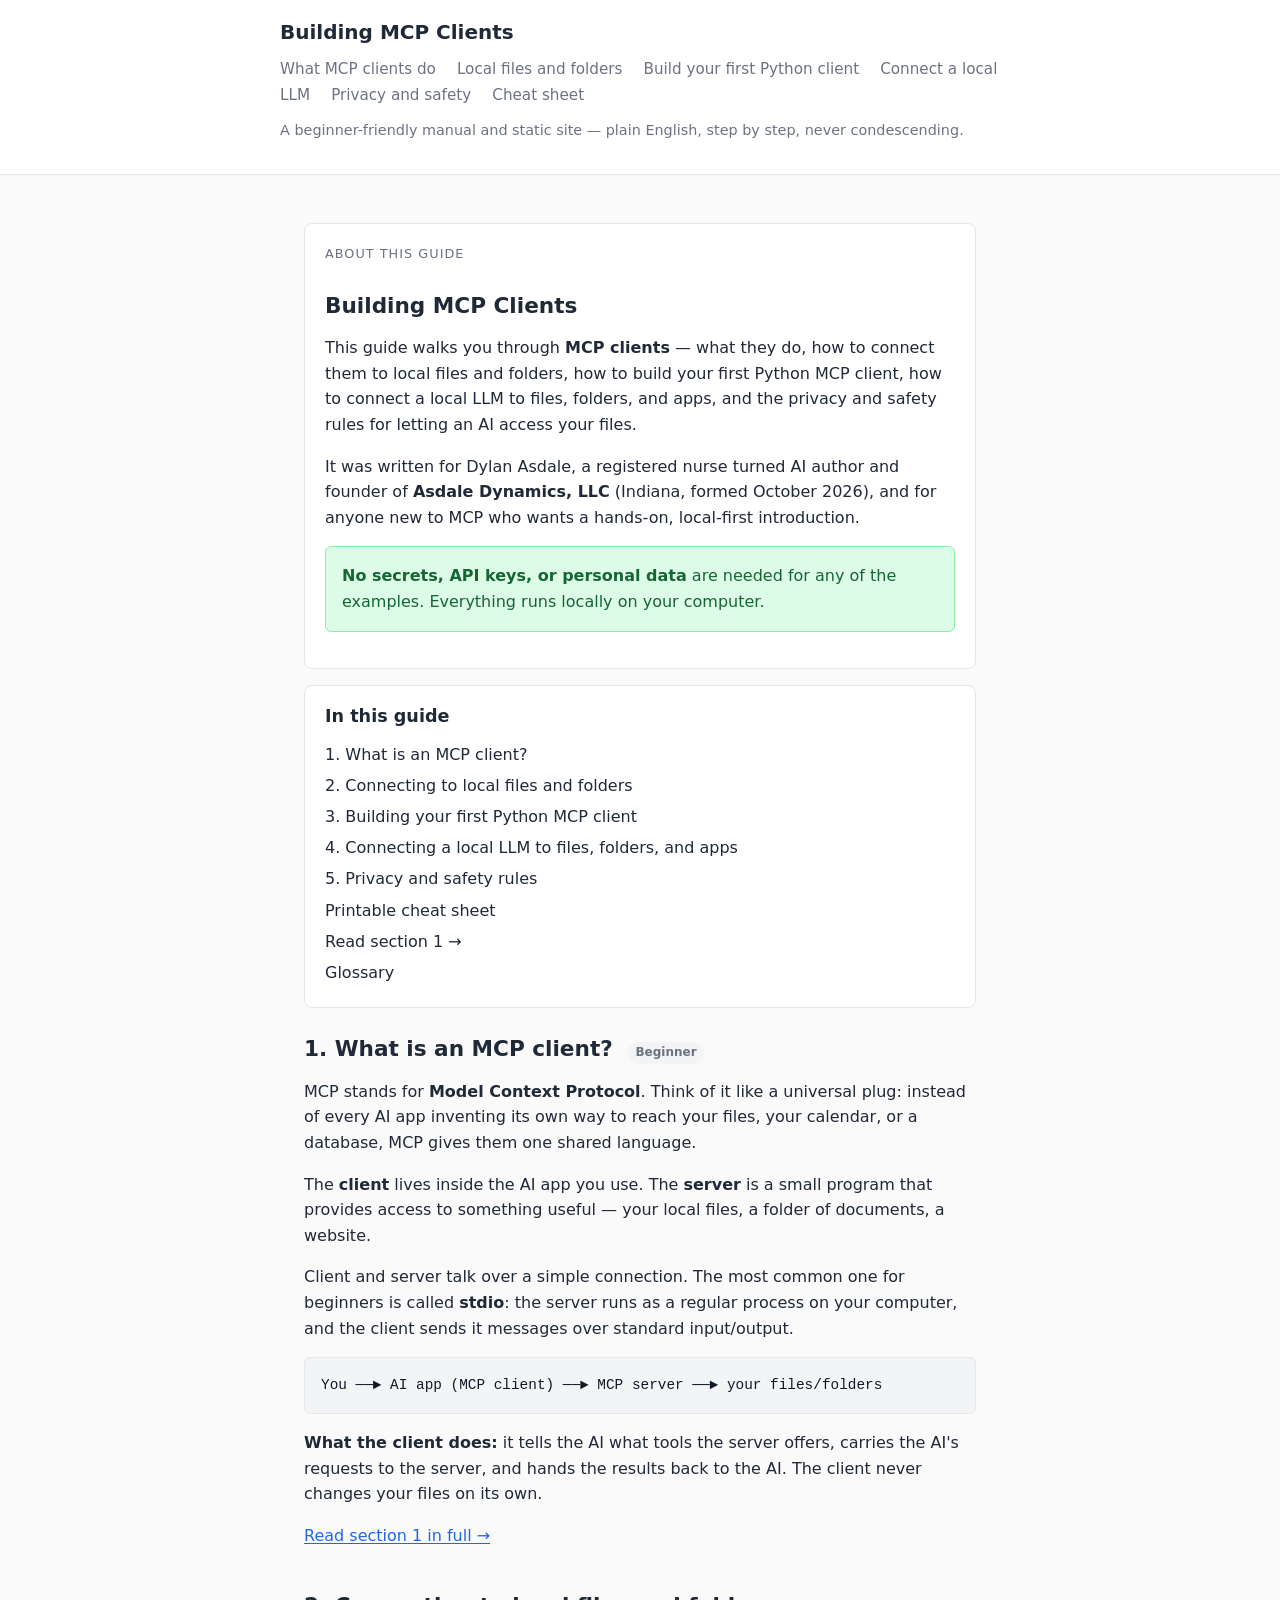
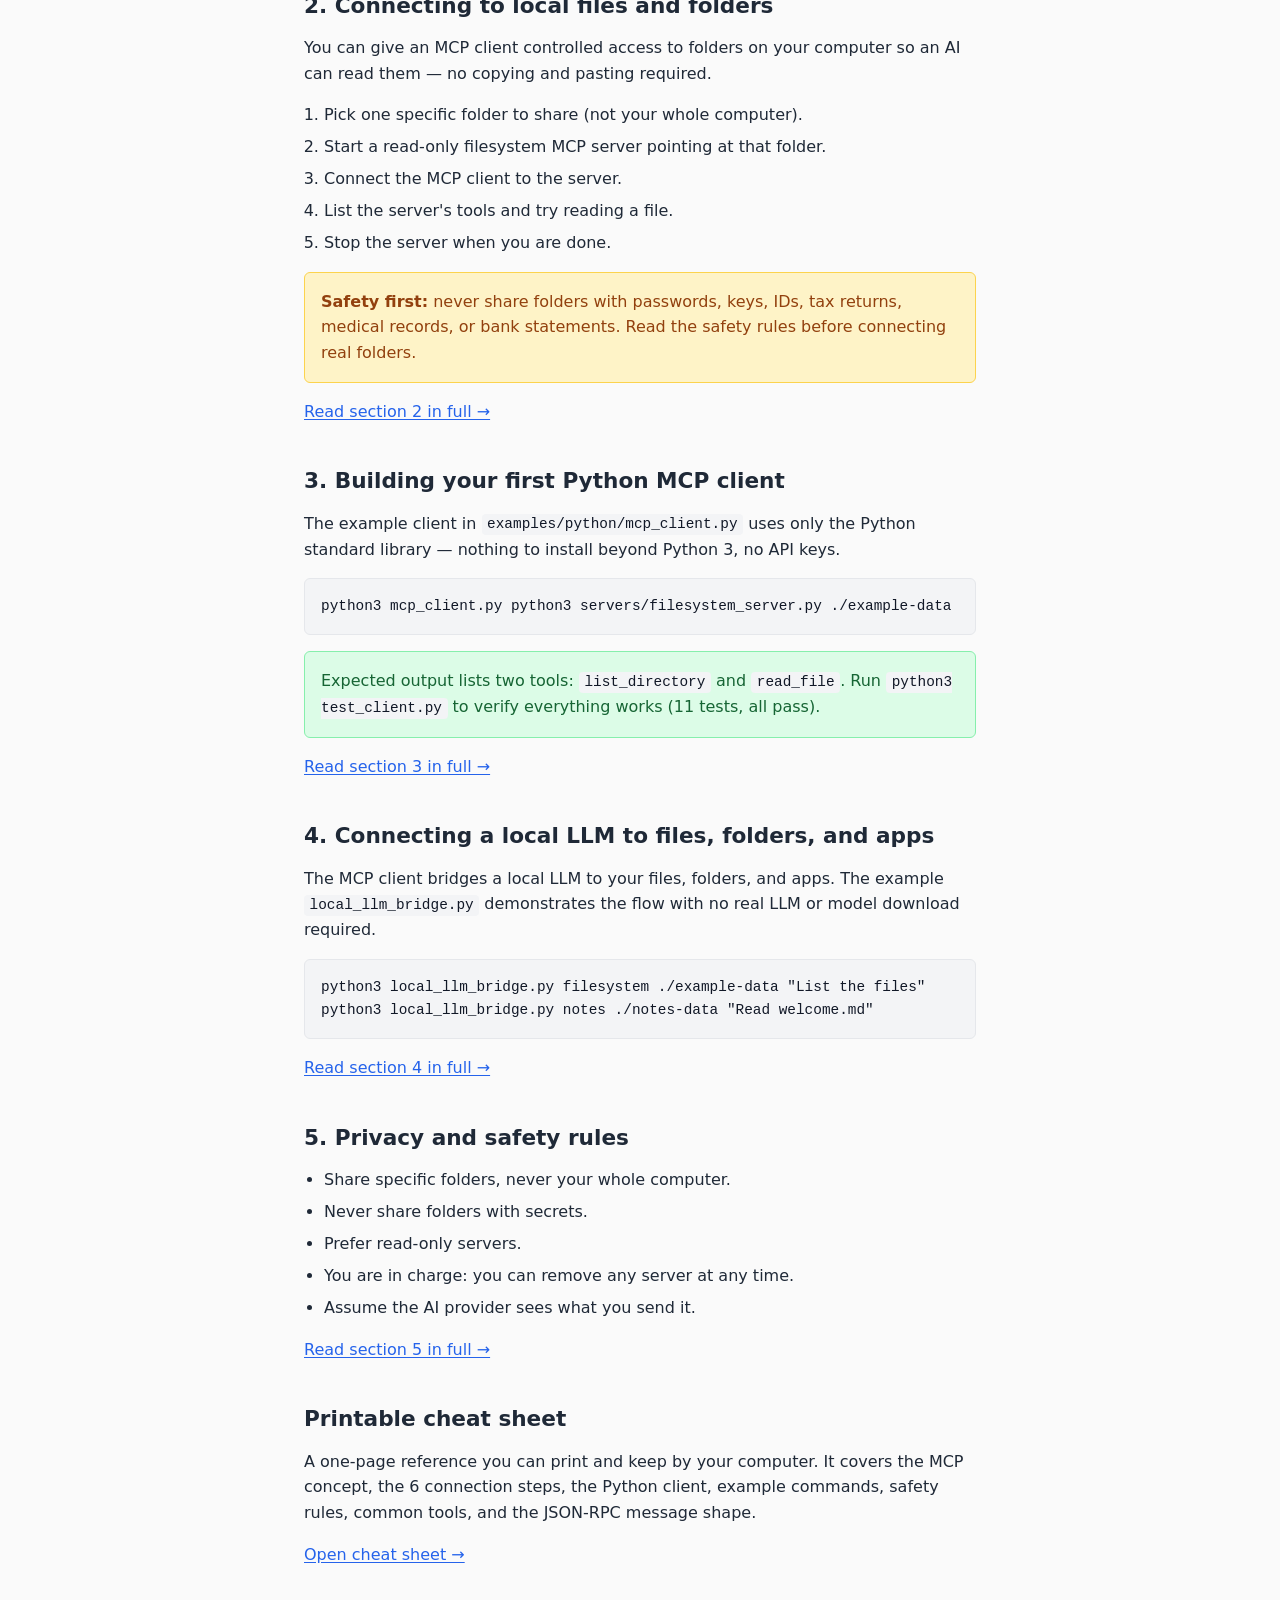
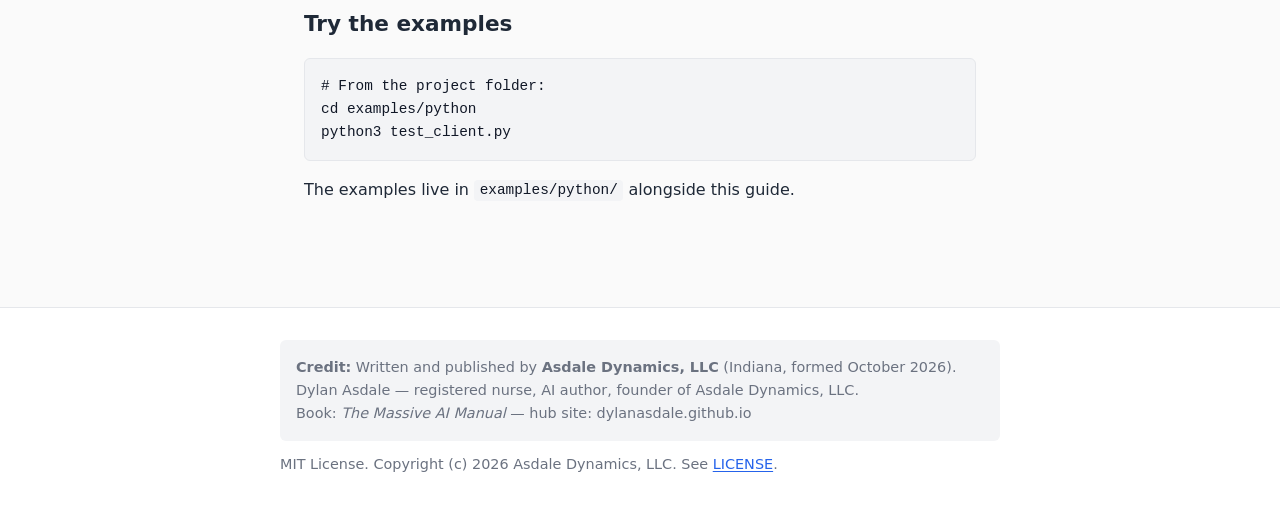
<file: site/index.html>
<!DOCTYPE html>
<html lang="en">
<head>
<meta charset="utf-8">
<meta name="viewport" content="width=device-width, initial-scale=1">
<title>Building MCP Clients — Asdale Dynamics, LLC</title>
<link rel="stylesheet" href="style.css">
</head>
<body>
<a class="skip-link" href="#start">Skip to main content</a>
<header>
  <div class="inner">
    <h1>Building MCP Clients</h1>
    <nav>
      <a href="#what">What MCP clients do</a>
      <a href="#connect">Local files and folders</a>
      <a href="#build">Build your first Python client</a>
      <a href="#llm">Connect a local LLM</a>
      <a href="#safety">Privacy and safety</a>
      <a href="#cheat">Cheat sheet</a>
    </nav>
    <p style="font-size:0.9rem;color:var(--muted);margin-top:0.25rem;">A beginner-friendly manual and static site &mdash; plain English, step by step, never condescending.</p>
  </div>
</header>
<main id="start">
  <section class="card">
    <p class="kicker">About this guide</p>
    <h2>Building MCP Clients</h2>
    <p>This guide walks you through <strong>MCP clients</strong> &mdash; what they do, how to connect them to local files and folders, how to build your first Python MCP client, how to connect a local LLM to files, folders, and apps, and the privacy and safety rules for letting an AI access your files.</p>
    <p>It was written for Dylan Asdale, a registered nurse turned AI author and founder of <strong>Asdale Dynamics, LLC</strong> (Indiana, formed October 2026), and for anyone new to MCP who wants a hands-on, local-first introduction.</p>
    <p class="ok"><strong>No secrets, API keys, or personal data</strong> are needed for any of the examples. Everything runs locally on your computer.</p>
  </section>

  <section class="toc">
    <h2>In this guide</h2>
    <ul>
      <li><a href="#what">1. What is an MCP client?</a></li>
      <li><a href="#connect">2. Connecting to local files and folders</a></li>
      <li><a href="#build">3. Building your first Python MCP client</a></li>
      <li><a href="#llm">4. Connecting a local LLM to files, folders, and apps</a></li>
      <li><a href="#safety">5. Privacy and safety rules</a></li>
      <li><a href="#cheat">Printable cheat sheet</a></li>
      <li><a href="01-what-is-an-mcp-client.html">Read section 1 &rarr;</a></li>
      <li><a href="glossary.html">Glossary</a></li>
    </ul>
  </section>

  <section id="what">
    <h2>1. What is an MCP client? <span class="tag">Beginner</span></h2>
    <p>MCP stands for <strong>Model Context Protocol</strong>. Think of it like a universal plug: instead of every AI app inventing its own way to reach your files, your calendar, or a database, MCP gives them one shared language.</p>
    <p>The <strong>client</strong> lives inside the AI app you use. The <strong>server</strong> is a small program that provides access to something useful &mdash; your local files, a folder of documents, a website.</p>
    <p>Client and server talk over a simple connection. The most common one for beginners is called <strong>stdio</strong>: the server runs as a regular process on your computer, and the client sends it messages over standard input/output.</p>
    <pre><code>You ──► AI app (MCP client) ──► MCP server ──► your files/folders</code></pre>
    <p><strong>What the client does:</strong> it tells the AI what tools the server offers, carries the AI's requests to the server, and hands the results back to the AI. The client never changes your files on its own.</p>
    <p><a href="01-what-is-an-mcp-client.html">Read section 1 in full &rarr;</a></p>
  </section>

  <section id="connect">
    <h2>2. Connecting to local files and folders</h2>
    <p>You can give an MCP client controlled access to folders on your computer so an AI can read them &mdash; no copying and pasting required.</p>
    <ol>
      <li>Pick one specific folder to share (not your whole computer).</li>
      <li>Start a read-only filesystem MCP server pointing at that folder.</li>
      <li>Connect the MCP client to the server.</li>
      <li>List the server's tools and try reading a file.</li>
      <li>Stop the server when you are done.</li>
    </ol>
    <div class="warn"><strong>Safety first:</strong> never share folders with passwords, keys, IDs, tax returns, medical records, or bank statements. Read the safety rules before connecting real folders.</div>
    <p><a href="02-connecting-local-files-folders.html">Read section 2 in full &rarr;</a></p>
  </section>

  <section id="build">
    <h2>3. Building your first Python MCP client</h2>
    <p>The example client in <code>examples/python/mcp_client.py</code> uses only the Python standard library &mdash; nothing to install beyond Python 3, no API keys.</p>
    <pre><code>python3 mcp_client.py python3 servers/filesystem_server.py ./example-data</code></pre>
    <p class="ok">Expected output lists two tools: <code>list_directory</code> and <code>read_file</code>. Run <code>python3 test_client.py</code> to verify everything works (11 tests, all pass).</p>
    <p><a href="03-building-first-python-mcp-client.html">Read section 3 in full &rarr;</a></p>
  </section>

  <section id="llm">
    <h2>4. Connecting a local LLM to files, folders, and apps</h2>
    <p>The MCP client bridges a local LLM to your files, folders, and apps. The example <code>local_llm_bridge.py</code> demonstrates the flow with no real LLM or model download required.</p>
    <pre><code>python3 local_llm_bridge.py filesystem ./example-data "List the files"
python3 local_llm_bridge.py notes ./notes-data "Read welcome.md"</code></pre>
    <p><a href="04-connecting-local-llm.html">Read section 4 in full &rarr;</a></p>
  </section>

  <section id="safety">
    <h2>5. Privacy and safety rules</h2>
    <ul>
      <li>Share specific folders, never your whole computer.</li>
      <li>Never share folders with secrets.</li>
      <li>Prefer read-only servers.</li>
      <li>You are in charge: you can remove any server at any time.</li>
      <li>Assume the AI provider sees what you send it.</li>
    </ul>
    <p><a href="05-privacy-safety.html">Read section 5 in full &rarr;</a></p>
  </section>

  <section id="cheat">
    <h2>Printable cheat sheet</h2>
    <p>A one-page reference you can print and keep by your computer. It covers the MCP concept, the 6 connection steps, the Python client, example commands, safety rules, common tools, and the JSON-RPC message shape.</p>
    <p><a href="cheat-sheet.html">Open cheat sheet &rarr;</a></p>
  </section>

  <section>
    <h2>Try the examples</h2>
    <pre><code># From the project folder:
cd examples/python
python3 test_client.py</code></pre>
    <p>The examples live in <code>examples/python/</code> alongside this guide.</p>
  </section>
</main>
<footer>
  <div class="inner">
    <div class="credit">
      <strong>Credit:</strong> Written and published by <strong>Asdale Dynamics, LLC</strong> (Indiana, formed October 2026).<br>
      Dylan Asdale &mdash; registered nurse, AI author, founder of Asdale Dynamics, LLC.<br>
      Book: <em>The Massive AI Manual</em> &mdash; hub site: dylanasdale.github.io
    </div>
    <p style="margin-top:0.75rem;">MIT License. Copyright (c) 2026 Asdale Dynamics, LLC. See <a href="../LICENSE">LICENSE</a>.</p>
  </div>
</footer>
</body>
</html>
</file>
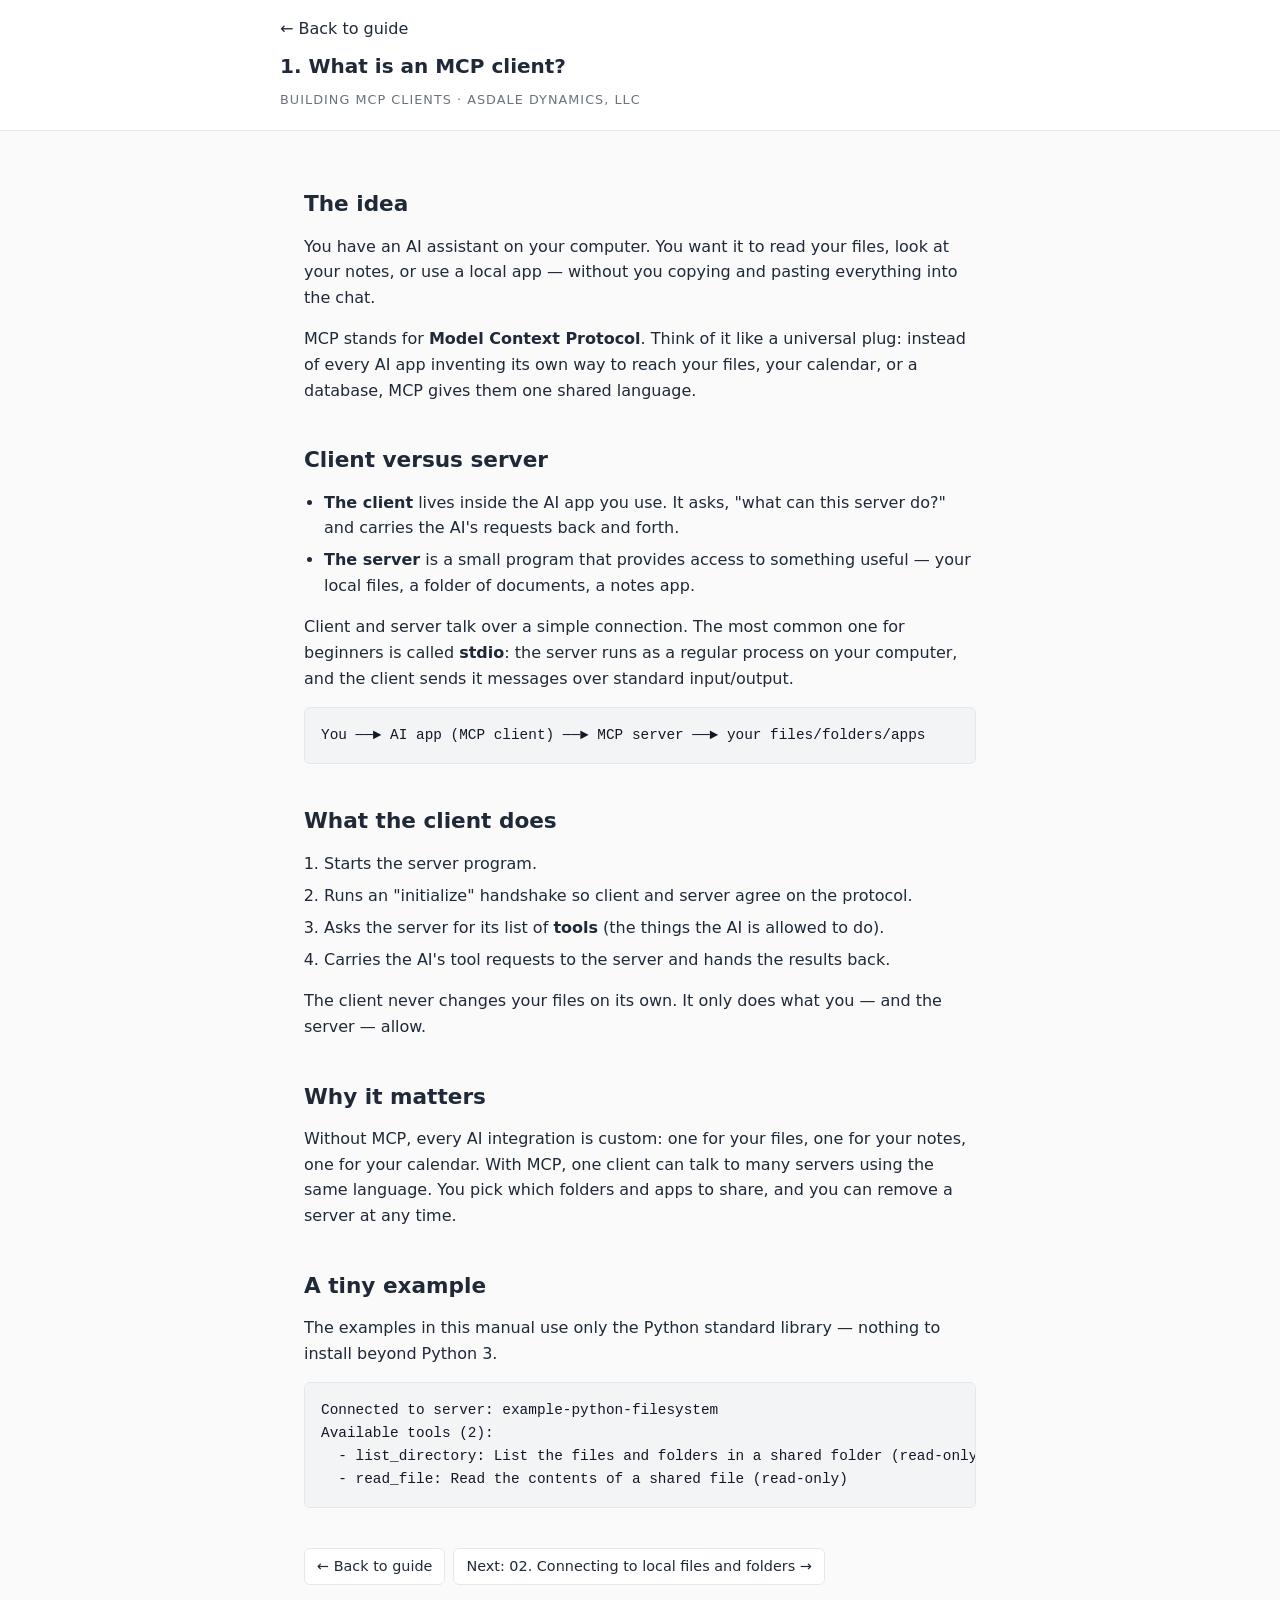
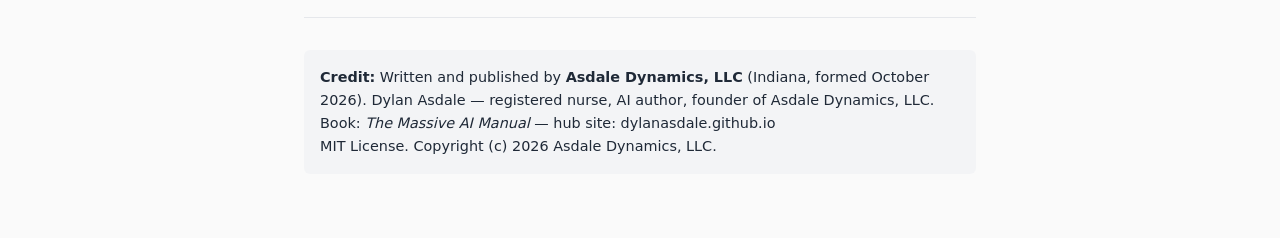
<file: site/01-what-is-an-mcp-client.html>
<!DOCTYPE html>
<html lang="en">
<head>
<meta charset="utf-8">
<meta name="viewport" content="width=device-width, initial-scale=1">
<title>1. What is an MCP client? — Building MCP Clients</title>
<link rel="stylesheet" href="style.css">
</head>
<body>
<a class="skip-link" href="#start">Skip to main content</a>
<header>
  <div class="inner">
    <a href="index.html" style="text-decoration:none;color:inherit;">&larr; Back to guide</a>
    <h1>1. What is an MCP client?</h1>
    <p class="kicker">Building MCP Clients &middot; Asdale Dynamics, LLC</p>
  </div>
</header>
<main id="start" style="max-width:720px;margin:0 auto;padding:2rem 1.5rem 4rem;">
  <section>
    <h2>The idea</h2>
    <p>You have an AI assistant on your computer. You want it to read your files, look at your notes, or use a local app &mdash; without you copying and pasting everything into the chat.</p>
    <p>MCP stands for <strong>Model Context Protocol</strong>. Think of it like a universal plug: instead of every AI app inventing its own way to reach your files, your calendar, or a database, MCP gives them one shared language.</p>
  </section>

  <section>
    <h2>Client versus server</h2>
    <ul>
      <li><strong>The client</strong> lives inside the AI app you use. It asks, "what can this server do?" and carries the AI's requests back and forth.</li>
      <li><strong>The server</strong> is a small program that provides access to something useful &mdash; your local files, a folder of documents, a notes app.</li>
    </ul>
    <p>Client and server talk over a simple connection. The most common one for beginners is called <strong>stdio</strong>: the server runs as a regular process on your computer, and the client sends it messages over standard input/output.</p>
    <pre><code>You ──► AI app (MCP client) ──► MCP server ──► your files/folders/apps</code></pre>
  </section>

  <section>
    <h2>What the client does</h2>
    <ol>
      <li>Starts the server program.</li>
      <li>Runs an "initialize" handshake so client and server agree on the protocol.</li>
      <li>Asks the server for its list of <strong>tools</strong> (the things the AI is allowed to do).</li>
      <li>Carries the AI's tool requests to the server and hands the results back.</li>
    </ol>
    <p>The client never changes your files on its own. It only does what you &mdash; and the server &mdash; allow.</p>
  </section>

  <section>
    <h2>Why it matters</h2>
    <p>Without MCP, every AI integration is custom: one for your files, one for your notes, one for your calendar. With MCP, one client can talk to many servers using the same language. You pick which folders and apps to share, and you can remove a server at any time.</p>
  </section>

  <section>
    <h2>A tiny example</h2>
    <p>The examples in this manual use only the Python standard library &mdash; nothing to install beyond Python 3.</p>
    <pre><code>Connected to server: example-python-filesystem
Available tools (2):
  - list_directory: List the files and folders in a shared folder (read-only)
  - read_file: Read the contents of a shared file (read-only)</code></pre>
  </section>

  <section class="nav">
    <a href="index.html">&larr; Back to guide</a>
    <a href="02-connecting-local-files-folders.html">Next: 02. Connecting to local files and folders &rarr;</a>
  </section>

  <hr style="border:none;border-top:1px solid var(--line);margin:2rem 0;">

  <div class="credit">
    <strong>Credit:</strong> Written and published by <strong>Asdale Dynamics, LLC</strong> (Indiana, formed October 2026). Dylan Asdale &mdash; registered nurse, AI author, founder of Asdale Dynamics, LLC. Book: <em>The Massive AI Manual</em> &mdash; hub site: dylanasdale.github.io<br>
    MIT License. Copyright (c) 2026 Asdale Dynamics, LLC.
  </div>
</main>
</body>
</html>
</file>
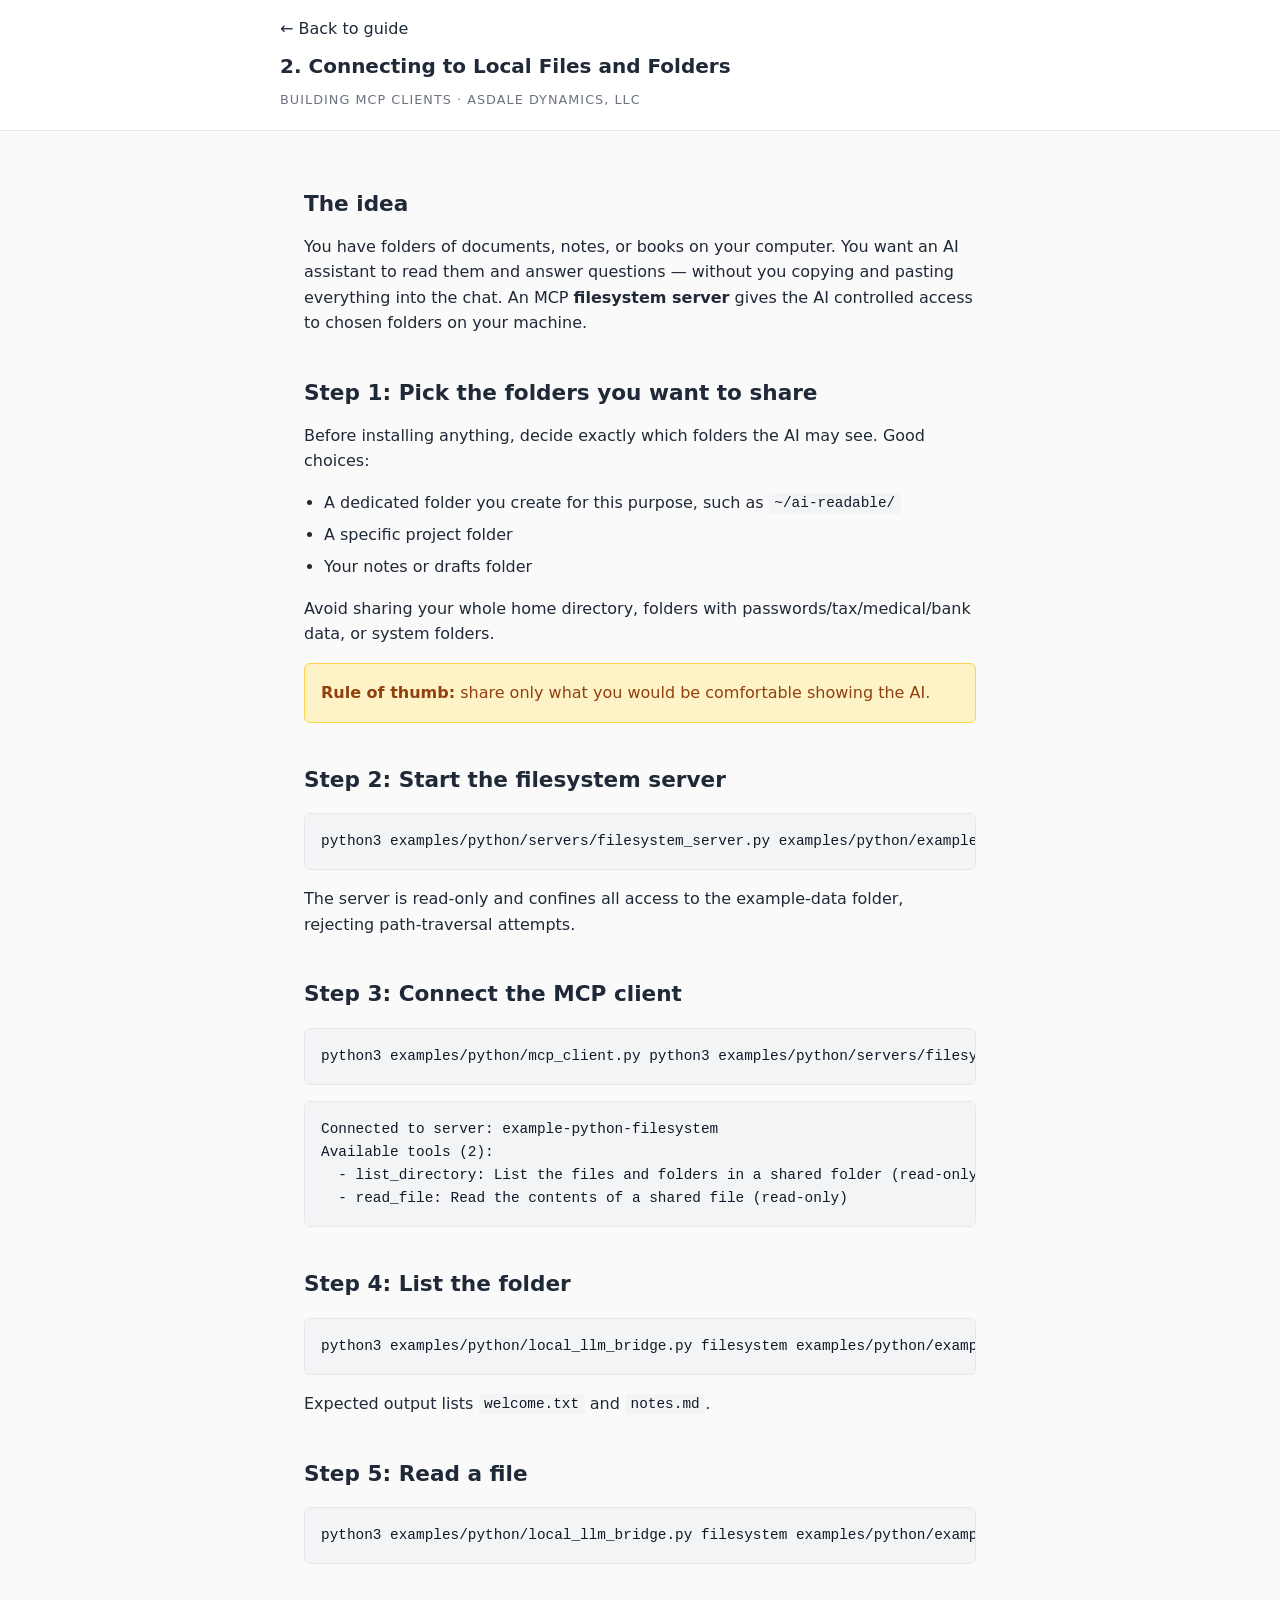
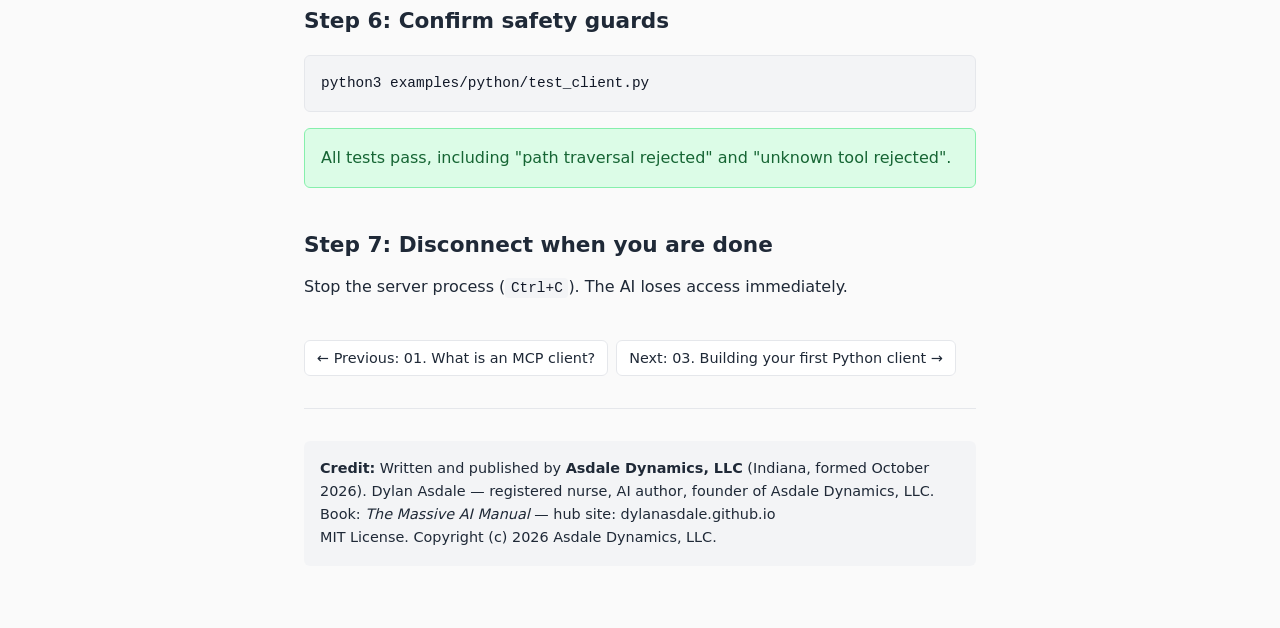
<file: site/02-connecting-local-files-folders.html>
<!DOCTYPE html>
<html lang="en">
<head>
<meta charset="utf-8">
<meta name="viewport" content="width=device-width, initial-scale=1">
<title>2. Connecting to Local Files and Folders — Building MCP Clients</title>
<link rel="stylesheet" href="style.css">
</head>
<body>
<a class="skip-link" href="#start">Skip to main content</a>
<header>
  <div class="inner">
    <a href="index.html" style="text-decoration:none;color:inherit;">&larr; Back to guide</a>
    <h1>2. Connecting to Local Files and Folders</h1>
    <p class="kicker">Building MCP Clients &middot; Asdale Dynamics, LLC</p>
  </div>
</header>
<main id="start" style="max-width:720px;margin:0 auto;padding:2rem 1.5rem 4rem;">
  <section>
    <h2>The idea</h2>
    <p>You have folders of documents, notes, or books on your computer. You want an AI assistant to read them and answer questions &mdash; without you copying and pasting everything into the chat. An MCP <strong>filesystem server</strong> gives the AI controlled access to chosen folders on your machine.</p>
  </section>

  <section>
    <h2>Step 1: Pick the folders you want to share</h2>
    <p>Before installing anything, decide exactly which folders the AI may see. Good choices:</p>
    <ul>
      <li>A dedicated folder you create for this purpose, such as <code>~/ai-readable/</code></li>
      <li>A specific project folder</li>
      <li>Your notes or drafts folder</li>
    </ul>
    <p>Avoid sharing your whole home directory, folders with passwords/tax/medical/bank data, or system folders.</p>
    <div class="warn"><strong>Rule of thumb:</strong> share only what you would be comfortable showing the AI.</div>
  </section>

  <section>
    <h2>Step 2: Start the filesystem server</h2>
    <pre><code>python3 examples/python/servers/filesystem_server.py examples/python/example-data</code></pre>
    <p>The server is read-only and confines all access to the example-data folder, rejecting path-traversal attempts.</p>
  </section>

  <section>
    <h2>Step 3: Connect the MCP client</h2>
    <pre><code>python3 examples/python/mcp_client.py python3 examples/python/servers/filesystem_server.py examples/python/example-data</code></pre>
    <pre><code>Connected to server: example-python-filesystem
Available tools (2):
  - list_directory: List the files and folders in a shared folder (read-only)
  - read_file: Read the contents of a shared file (read-only)</code></pre>
  </section>

  <section>
    <h2>Step 4: List the folder</h2>
    <pre><code>python3 examples/python/local_llm_bridge.py filesystem examples/python/example-data "List the files"</code></pre>
    <p>Expected output lists <code>welcome.txt</code> and <code>notes.md</code>.</p>
  </section>

  <section>
    <h2>Step 5: Read a file</h2>
    <pre><code>python3 examples/python/local_llm_bridge.py filesystem examples/python/example-data "Read welcome.txt"</code></pre>
  </section>

  <section>
    <h2>Step 6: Confirm safety guards</h2>
    <pre><code>python3 examples/python/test_client.py</code></pre>
    <p class="ok">All tests pass, including "path traversal rejected" and "unknown tool rejected".</p>
  </section>

  <section>
    <h2>Step 7: Disconnect when you are done</h2>
    <p>Stop the server process (<code>Ctrl+C</code>). The AI loses access immediately.</p>
  </section>

  <section class="nav">
    <a href="01-what-is-an-mcp-client.html">&larr; Previous: 01. What is an MCP client?</a>
    <a href="03-building-first-python-mcp-client.html">Next: 03. Building your first Python client &rarr;</a>
  </section>

  <hr style="border:none;border-top:1px solid var(--line);margin:2rem 0;">

  <div class="credit">
    <strong>Credit:</strong> Written and published by <strong>Asdale Dynamics, LLC</strong> (Indiana, formed October 2026). Dylan Asdale &mdash; registered nurse, AI author, founder of Asdale Dynamics, LLC. Book: <em>The Massive AI Manual</em> &mdash; hub site: dylanasdale.github.io<br>
    MIT License. Copyright (c) 2026 Asdale Dynamics, LLC.
  </div>
</main>
</body>
</html>
</file>
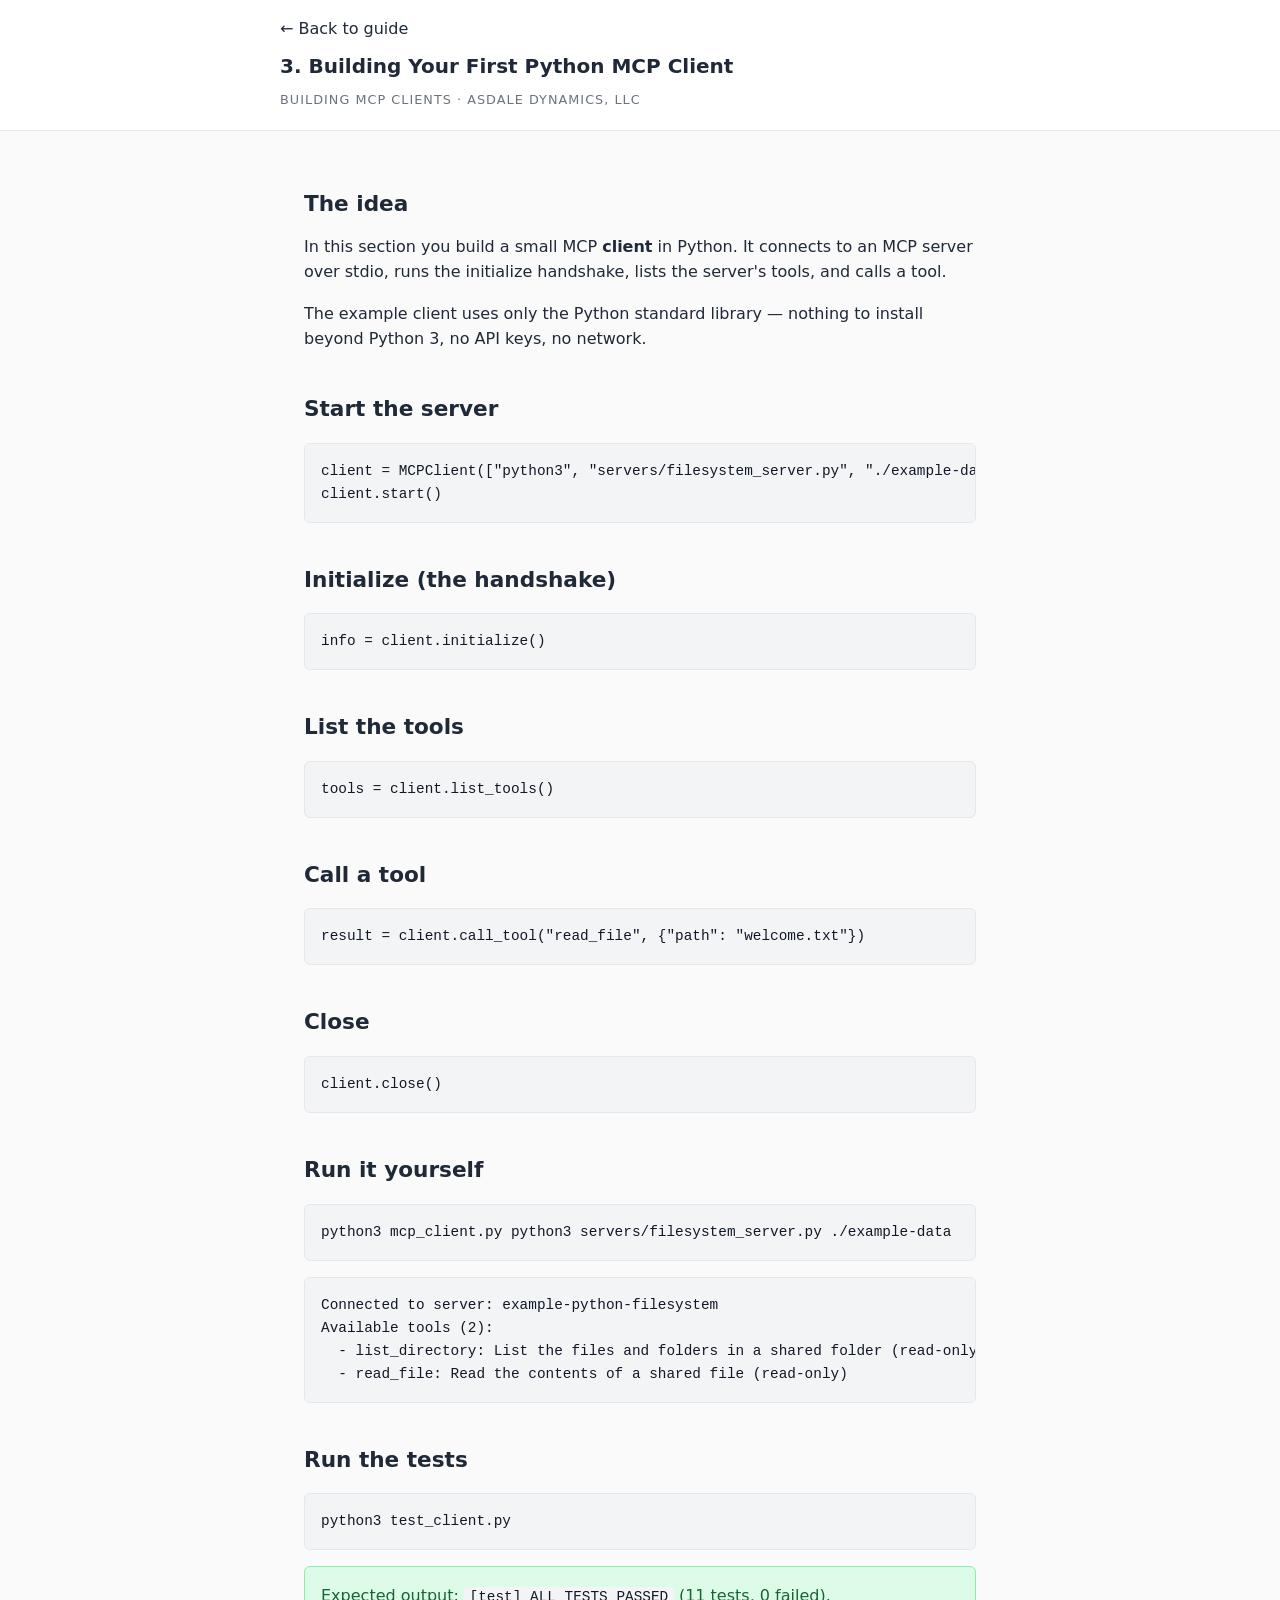
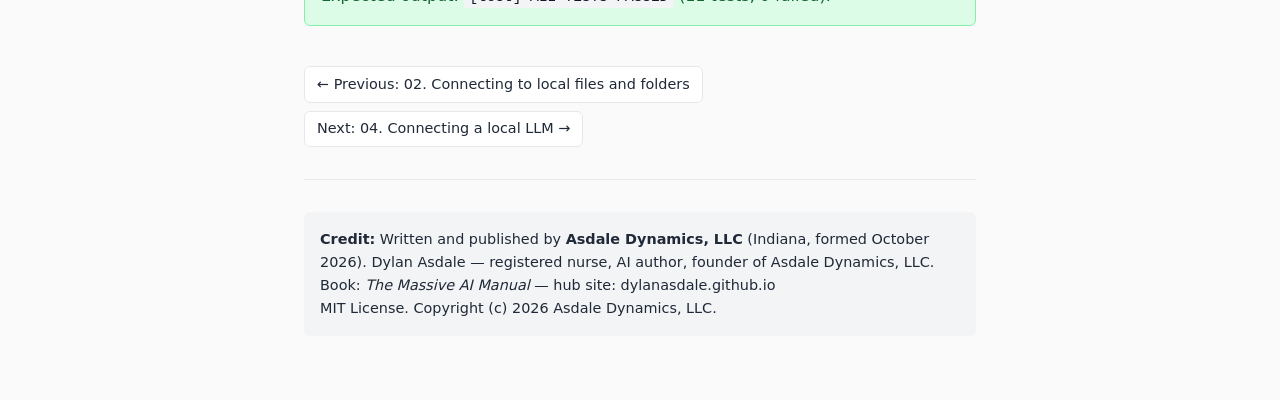
<file: site/03-building-first-python-mcp-client.html>
<!DOCTYPE html>
<html lang="en">
<head>
<meta charset="utf-8">
<meta name="viewport" content="width=device-width, initial-scale=1">
<title>3. Building Your First Python MCP Client — Building MCP Clients</title>
<link rel="stylesheet" href="style.css">
</head>
<body>
<a class="skip-link" href="#start">Skip to main content</a>
<header>
  <div class="inner">
    <a href="index.html" style="text-decoration:none;color:inherit;">&larr; Back to guide</a>
    <h1>3. Building Your First Python MCP Client</h1>
    <p class="kicker">Building MCP Clients &middot; Asdale Dynamics, LLC</p>
  </div>
</header>
<main id="start" style="max-width:720px;margin:0 auto;padding:2rem 1.5rem 4rem;">
  <section>
    <h2>The idea</h2>
    <p>In this section you build a small MCP <strong>client</strong> in Python. It connects to an MCP server over stdio, runs the initialize handshake, lists the server's tools, and calls a tool.</p>
    <p>The example client uses only the Python standard library &mdash; nothing to install beyond Python 3, no API keys, no network.</p>
  </section>

  <section>
    <h2>Start the server</h2>
    <pre><code>client = MCPClient(["python3", "servers/filesystem_server.py", "./example-data"])
client.start()</code></pre>
  </section>

  <section>
    <h2>Initialize (the handshake)</h2>
    <pre><code>info = client.initialize()</code></pre>
  </section>

  <section>
    <h2>List the tools</h2>
    <pre><code>tools = client.list_tools()</code></pre>
  </section>

  <section>
    <h2>Call a tool</h2>
    <pre><code>result = client.call_tool("read_file", {"path": "welcome.txt"})</code></pre>
  </section>

  <section>
    <h2>Close</h2>
    <pre><code>client.close()</code></pre>
  </section>

  <section>
    <h2>Run it yourself</h2>
    <pre><code>python3 mcp_client.py python3 servers/filesystem_server.py ./example-data</code></pre>
    <pre><code>Connected to server: example-python-filesystem
Available tools (2):
  - list_directory: List the files and folders in a shared folder (read-only)
  - read_file: Read the contents of a shared file (read-only)</code></pre>
  </section>

  <section>
    <h2>Run the tests</h2>
    <pre><code>python3 test_client.py</code></pre>
    <p class="ok">Expected output: <code>[test] ALL TESTS PASSED</code> (11 tests, 0 failed).</p>
  </section>

  <section class="nav">
    <a href="02-connecting-local-files-folders.html">&larr; Previous: 02. Connecting to local files and folders</a>
    <a href="04-connecting-local-llm.html">Next: 04. Connecting a local LLM &rarr;</a>
  </section>

  <hr style="border:none;border-top:1px solid var(--line);margin:2rem 0;">

  <div class="credit">
    <strong>Credit:</strong> Written and published by <strong>Asdale Dynamics, LLC</strong> (Indiana, formed October 2026). Dylan Asdale &mdash; registered nurse, AI author, founder of Asdale Dynamics, LLC. Book: <em>The Massive AI Manual</em> &mdash; hub site: dylanasdale.github.io<br>
    MIT License. Copyright (c) 2026 Asdale Dynamics, LLC.
  </div>
</main>
</body>
</html>
</file>
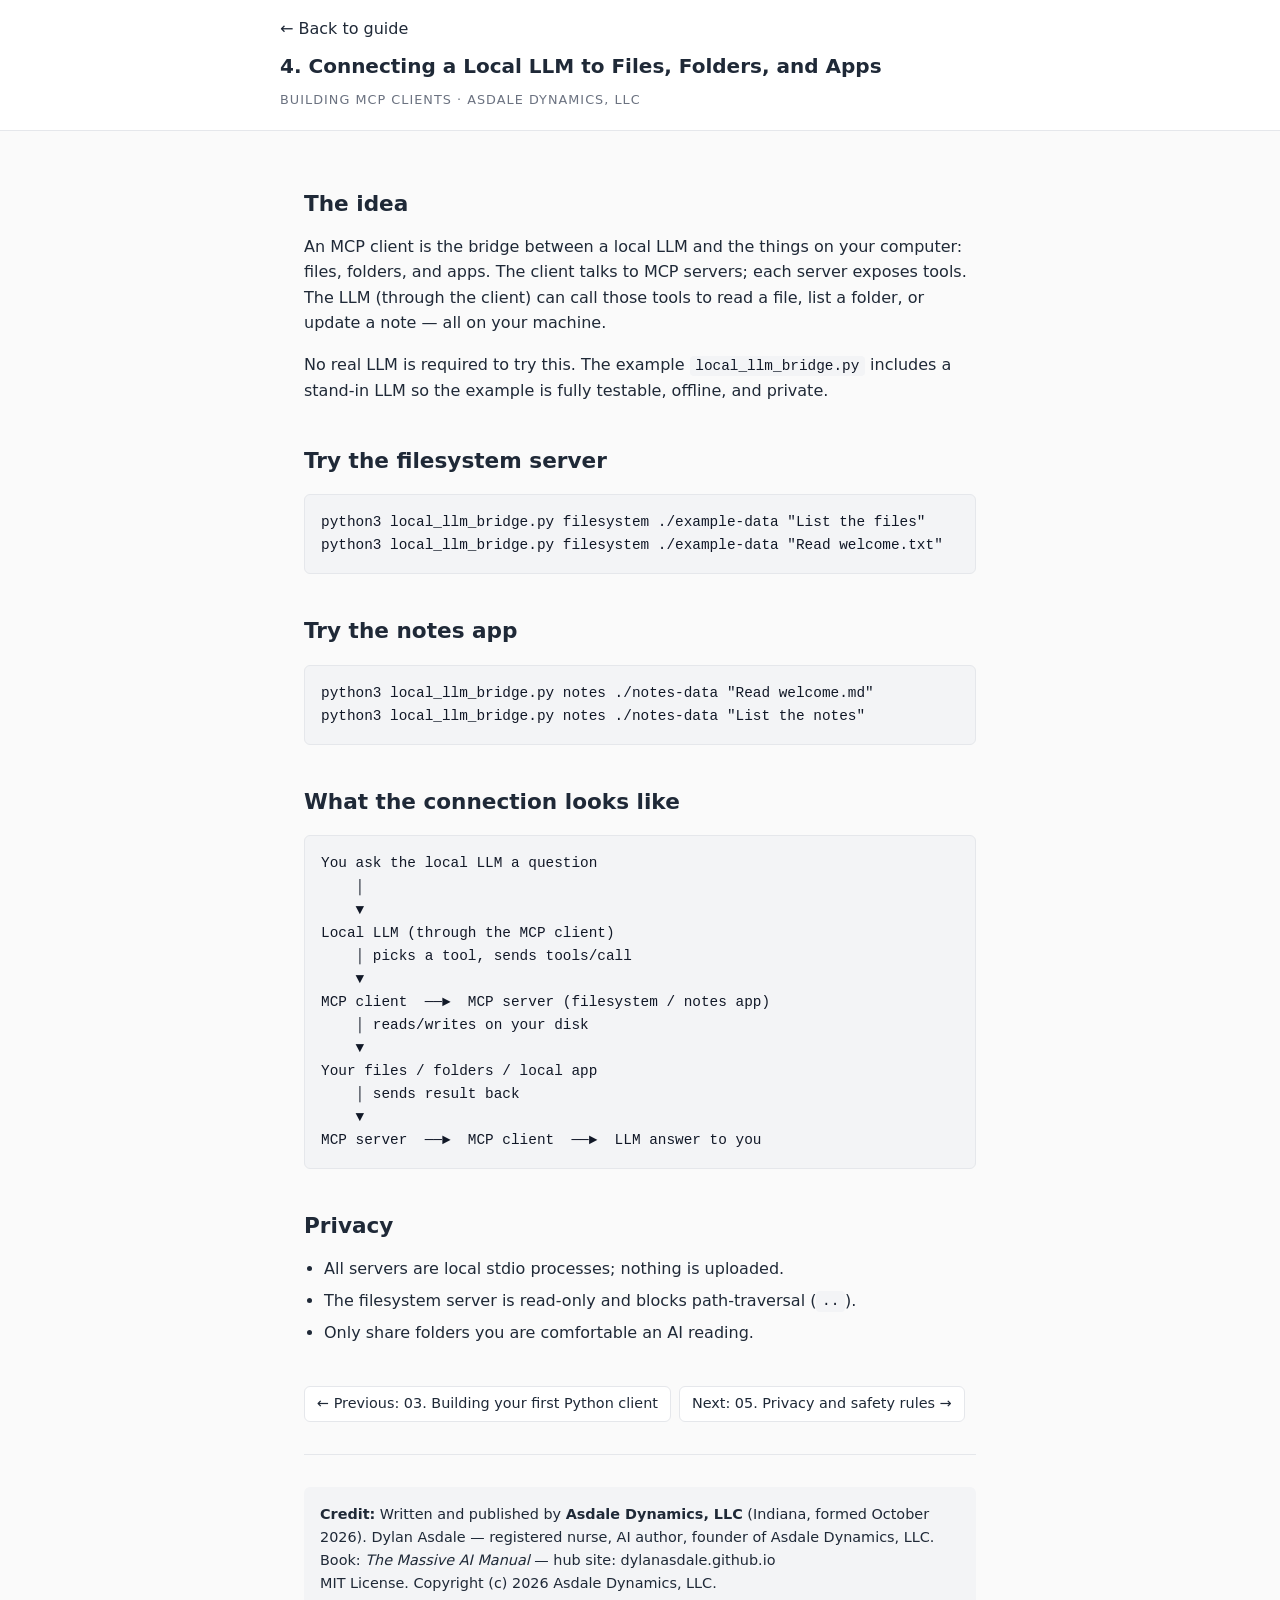
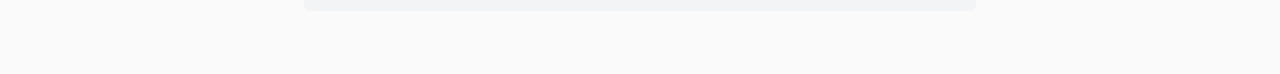
<file: site/04-connecting-local-llm.html>
<!DOCTYPE html>
<html lang="en">
<head>
<meta charset="utf-8">
<meta name="viewport" content="width=device-width, initial-scale=1">
<title>4. Connecting a Local LLM to Files, Folders, and Apps — Building MCP Clients</title>
<link rel="stylesheet" href="style.css">
</head>
<body>
<a class="skip-link" href="#start">Skip to main content</a>
<header>
  <div class="inner">
    <a href="index.html" style="text-decoration:none;color:inherit;">&larr; Back to guide</a>
    <h1>4. Connecting a Local LLM to Files, Folders, and Apps</h1>
    <p class="kicker">Building MCP Clients &middot; Asdale Dynamics, LLC</p>
  </div>
</header>
<main id="start" style="max-width:720px;margin:0 auto;padding:2rem 1.5rem 4rem;">
  <section>
    <h2>The idea</h2>
    <p>An MCP client is the bridge between a local LLM and the things on your computer: files, folders, and apps. The client talks to MCP servers; each server exposes tools. The LLM (through the client) can call those tools to read a file, list a folder, or update a note &mdash; all on your machine.</p>
    <p>No real LLM is required to try this. The example <code>local_llm_bridge.py</code> includes a stand-in LLM so the example is fully testable, offline, and private.</p>
  </section>

  <section>
    <h2>Try the filesystem server</h2>
    <pre><code>python3 local_llm_bridge.py filesystem ./example-data "List the files"
python3 local_llm_bridge.py filesystem ./example-data "Read welcome.txt"</code></pre>
  </section>

  <section>
    <h2>Try the notes app</h2>
    <pre><code>python3 local_llm_bridge.py notes ./notes-data "Read welcome.md"
python3 local_llm_bridge.py notes ./notes-data "List the notes"</code></pre>
  </section>

  <section>
    <h2>What the connection looks like</h2>
    <pre><code>You ask the local LLM a question
    │
    ▼
Local LLM (through the MCP client)
    │ picks a tool, sends tools/call
    ▼
MCP client  ──►  MCP server (filesystem / notes app)
    │ reads/writes on your disk
    ▼
Your files / folders / local app
    │ sends result back
    ▼
MCP server  ──►  MCP client  ──►  LLM answer to you</code></pre>
  </section>

  <section>
    <h2>Privacy</h2>
    <ul>
      <li>All servers are local stdio processes; nothing is uploaded.</li>
      <li>The filesystem server is read-only and blocks path-traversal (<code>..</code>).</li>
      <li>Only share folders you are comfortable an AI reading.</li>
    </ul>
  </section>

  <section class="nav">
    <a href="03-building-first-python-mcp-client.html">&larr; Previous: 03. Building your first Python client</a>
    <a href="05-privacy-safety.html">Next: 05. Privacy and safety rules &rarr;</a>
  </section>

  <hr style="border:none;border-top:1px solid var(--line);margin:2rem 0;">

  <div class="credit">
    <strong>Credit:</strong> Written and published by <strong>Asdale Dynamics, LLC</strong> (Indiana, formed October 2026). Dylan Asdale &mdash; registered nurse, AI author, founder of Asdale Dynamics, LLC. Book: <em>The Massive AI Manual</em> &mdash; hub site: dylanasdale.github.io<br>
    MIT License. Copyright (c) 2026 Asdale Dynamics, LLC.
  </div>
</main>
</body>
</html>
</file>
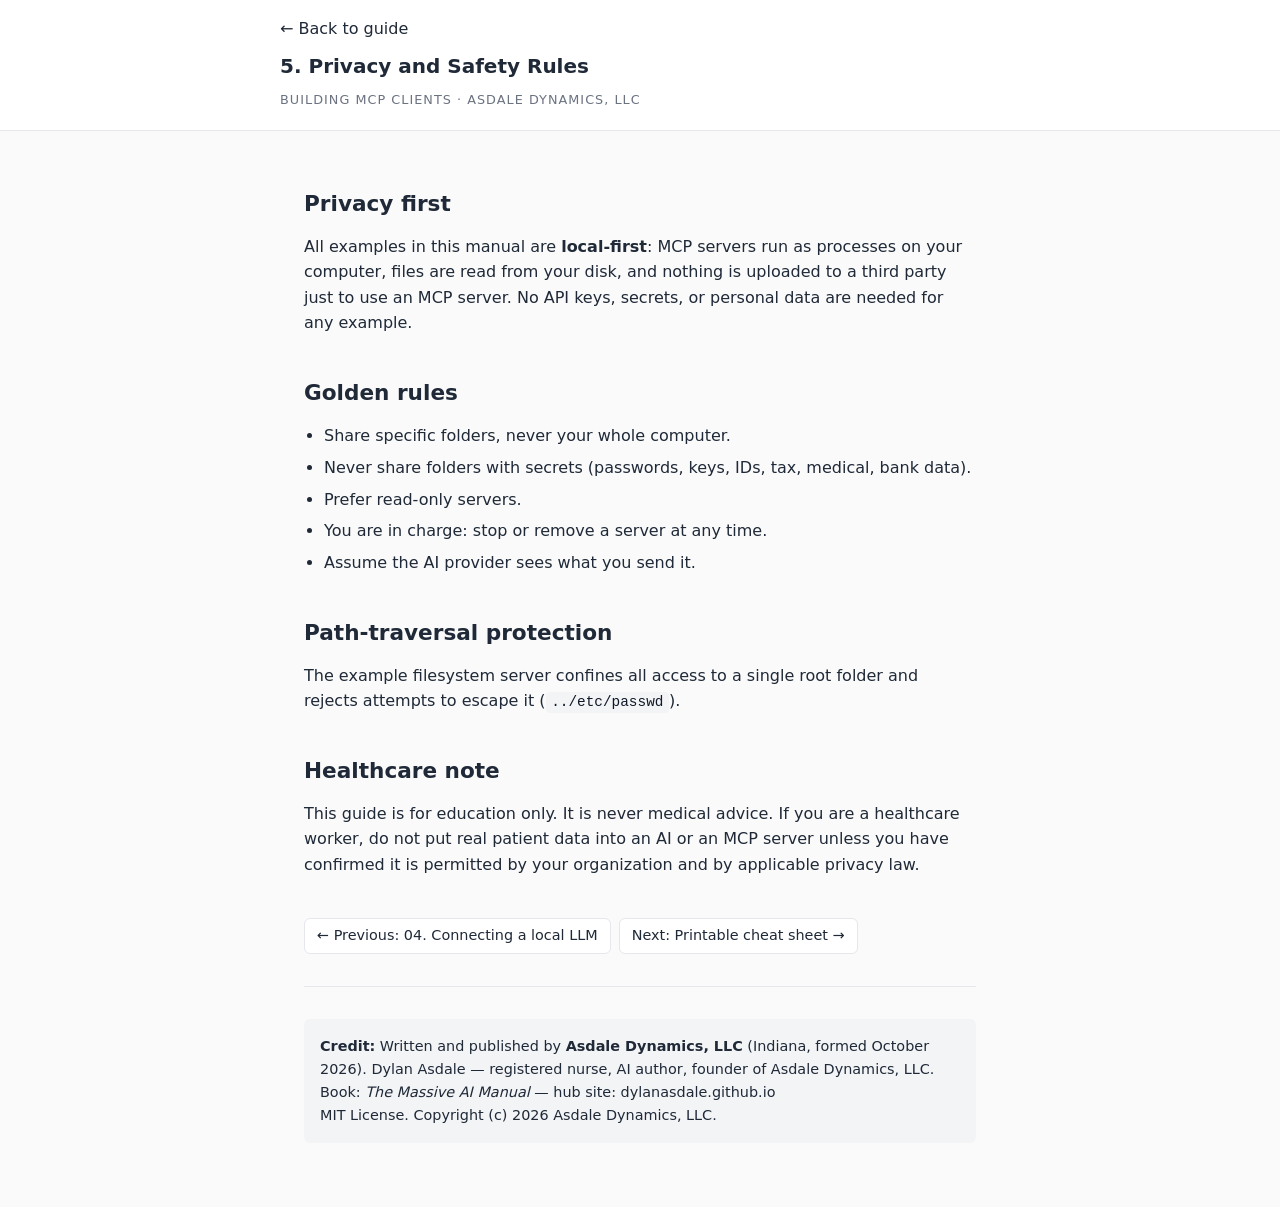
<file: site/05-privacy-safety.html>
<!DOCTYPE html>
<html lang="en">
<head>
<meta charset="utf-8">
<meta name="viewport" content="width=device-width, initial-scale=1">
<title>5. Privacy and Safety Rules — Building MCP Clients</title>
<link rel="stylesheet" href="style.css">
</head>
<body>
<a class="skip-link" href="#start">Skip to main content</a>
<header>
  <div class="inner">
    <a href="index.html" style="text-decoration:none;color:inherit;">&larr; Back to guide</a>
    <h1>5. Privacy and Safety Rules</h1>
    <p class="kicker">Building MCP Clients &middot; Asdale Dynamics, LLC</p>
  </div>
</header>
<main id="start" style="max-width:720px;margin:0 auto;padding:2rem 1.5rem 4rem;">
  <section>
    <h2>Privacy first</h2>
    <p>All examples in this manual are <strong>local-first</strong>: MCP servers run as processes on your computer, files are read from your disk, and nothing is uploaded to a third party just to use an MCP server. No API keys, secrets, or personal data are needed for any example.</p>
  </section>

  <section>
    <h2>Golden rules</h2>
    <ul>
      <li>Share specific folders, never your whole computer.</li>
      <li>Never share folders with secrets (passwords, keys, IDs, tax, medical, bank data).</li>
      <li>Prefer read-only servers.</li>
      <li>You are in charge: stop or remove a server at any time.</li>
      <li>Assume the AI provider sees what you send it.</li>
    </ul>
  </section>

  <section>
    <h2>Path-traversal protection</h2>
    <p>The example filesystem server confines all access to a single root folder and rejects attempts to escape it (<code>../etc/passwd</code>).</p>
  </section>

  <section>
    <h2>Healthcare note</h2>
    <p>This guide is for education only. It is never medical advice. If you are a healthcare worker, do not put real patient data into an AI or an MCP server unless you have confirmed it is permitted by your organization and by applicable privacy law.</p>
  </section>

  <section class="nav">
    <a href="04-connecting-local-llm.html">&larr; Previous: 04. Connecting a local LLM</a>
    <a href="cheat-sheet.html">Next: Printable cheat sheet &rarr;</a>
  </section>

  <hr style="border:none;border-top:1px solid var(--line);margin:2rem 0;">

  <div class="credit">
    <strong>Credit:</strong> Written and published by <strong>Asdale Dynamics, LLC</strong> (Indiana, formed October 2026). Dylan Asdale &mdash; registered nurse, AI author, founder of Asdale Dynamics, LLC. Book: <em>The Massive AI Manual</em> &mdash; hub site: dylanasdale.github.io<br>
    MIT License. Copyright (c) 2026 Asdale Dynamics, LLC.
  </div>
</main>
</body>
</html>
</file>
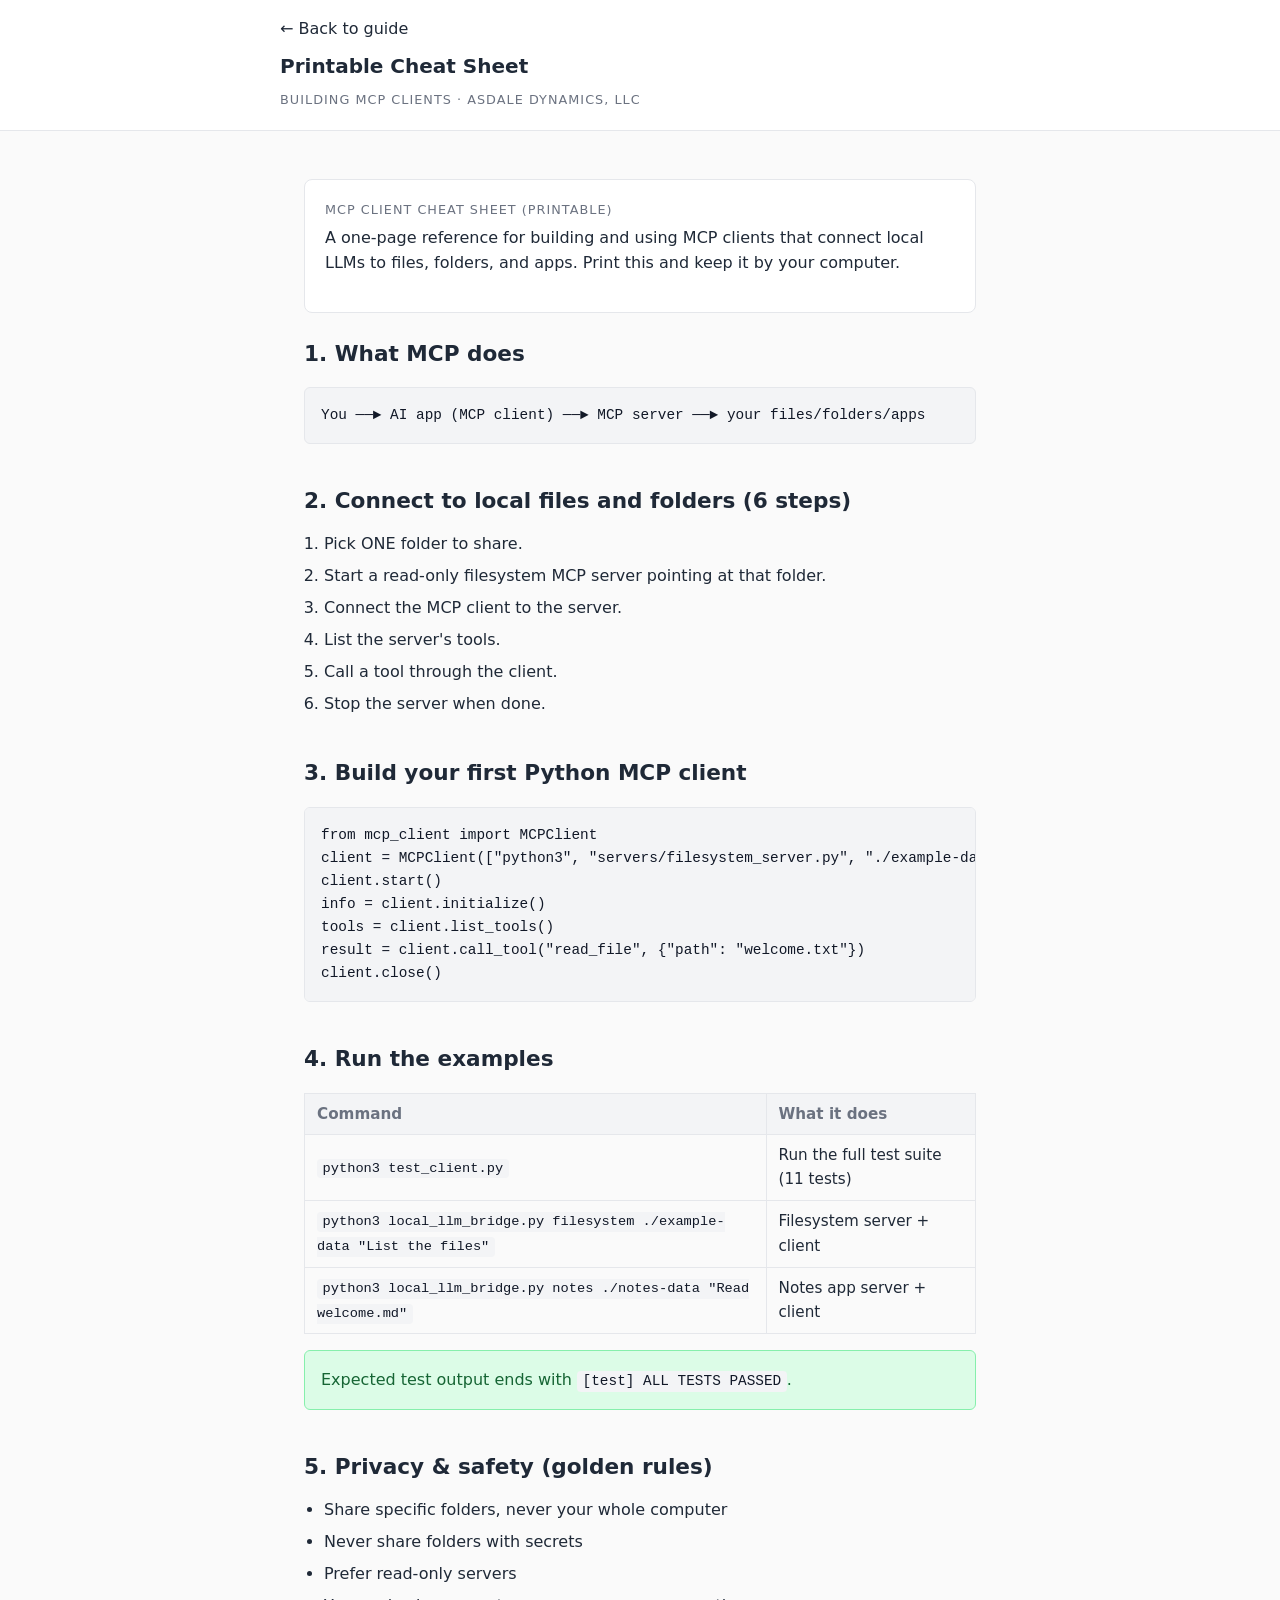
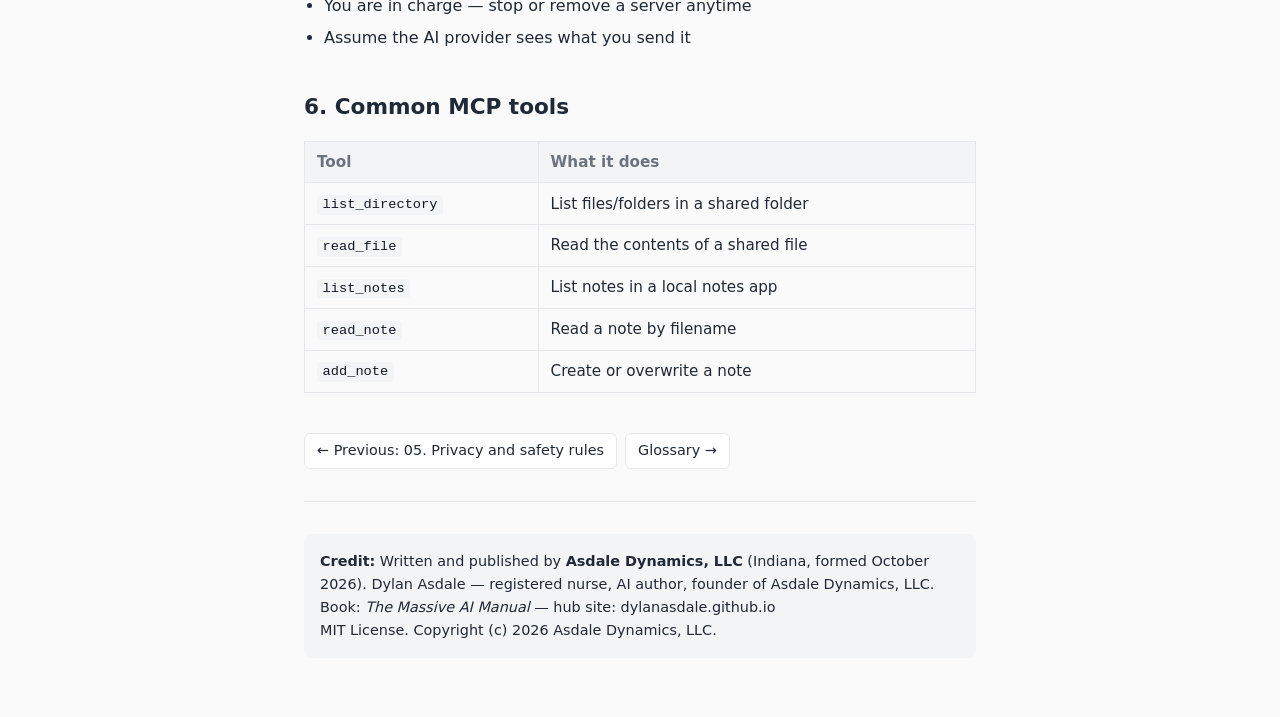
<file: site/cheat-sheet.html>
<!DOCTYPE html>
<html lang="en">
<head>
<meta charset="utf-8">
<meta name="viewport" content="width=device-width, initial-scale=1">
<title>Printable Cheat Sheet — Building MCP Clients</title>
<link rel="stylesheet" href="style.css">
</head>
<body>
<a class="skip-link" href="#start">Skip to main content</a>
<header>
  <div class="inner">
    <a href="index.html" style="text-decoration:none;color:inherit;">&larr; Back to guide</a>
    <h1>Printable Cheat Sheet</h1>
    <p class="kicker">Building MCP Clients &middot; Asdale Dynamics, LLC</p>
  </div>
</header>
<main id="start" style="max-width:720px;margin:0 auto;padding:2rem 1.5rem 4rem;">
  <section class="card">
    <p class="kicker">MCP Client Cheat Sheet (printable)</p>
    <p>A one-page reference for building and using MCP clients that connect local LLMs to files, folders, and apps. Print this and keep it by your computer.</p>
  </section>

  <section>
    <h2>1. What MCP does</h2>
    <pre><code>You ──► AI app (MCP client) ──► MCP server ──► your files/folders/apps</code></pre>
  </section>

  <section>
    <h2>2. Connect to local files and folders (6 steps)</h2>
    <ol>
      <li>Pick ONE folder to share.</li>
      <li>Start a read-only filesystem MCP server pointing at that folder.</li>
      <li>Connect the MCP client to the server.</li>
      <li>List the server's tools.</li>
      <li>Call a tool through the client.</li>
      <li>Stop the server when done.</li>
    </ol>
  </section>

  <section>
    <h2>3. Build your first Python MCP client</h2>
    <pre><code>from mcp_client import MCPClient
client = MCPClient(["python3", "servers/filesystem_server.py", "./example-data"])
client.start()
info = client.initialize()
tools = client.list_tools()
result = client.call_tool("read_file", {"path": "welcome.txt"})
client.close()</code></pre>
  </section>

  <section>
    <h2>4. Run the examples</h2>
    <table>
      <thead><tr><th>Command</th><th>What it does</th></tr></thead>
      <tbody>
        <tr><td><code>python3 test_client.py</code></td><td>Run the full test suite (11 tests)</td></tr>
        <tr><td><code>python3 local_llm_bridge.py filesystem ./example-data "List the files"</code></td><td>Filesystem server + client</td></tr>
        <tr><td><code>python3 local_llm_bridge.py notes ./notes-data "Read welcome.md"</code></td><td>Notes app server + client</td></tr>
      </tbody>
    </table>
    <p class="ok">Expected test output ends with <code>[test] ALL TESTS PASSED</code>.</p>
  </section>

  <section>
    <h2>5. Privacy &amp; safety (golden rules)</h2>
    <ul>
      <li>Share specific folders, never your whole computer</li>
      <li>Never share folders with secrets</li>
      <li>Prefer read-only servers</li>
      <li>You are in charge &mdash; stop or remove a server anytime</li>
      <li>Assume the AI provider sees what you send it</li>
    </ul>
  </section>

  <section>
    <h2>6. Common MCP tools</h2>
    <table>
      <thead><tr><th>Tool</th><th>What it does</th></tr></thead>
      <tbody>
        <tr><td><code>list_directory</code></td><td>List files/folders in a shared folder</td></tr>
        <tr><td><code>read_file</code></td><td>Read the contents of a shared file</td></tr>
        <tr><td><code>list_notes</code></td><td>List notes in a local notes app</td></tr>
        <tr><td><code>read_note</code></td><td>Read a note by filename</td></tr>
        <tr><td><code>add_note</code></td><td>Create or overwrite a note</td></tr>
      </tbody>
    </table>
  </section>

  <section class="nav">
    <a href="05-privacy-safety.html">&larr; Previous: 05. Privacy and safety rules</a>
    <a href="glossary.html">Glossary &rarr;</a>
  </section>

  <hr style="border:none;border-top:1px solid var(--line);margin:2rem 0;">

  <div class="credit">
    <strong>Credit:</strong> Written and published by <strong>Asdale Dynamics, LLC</strong> (Indiana, formed October 2026). Dylan Asdale &mdash; registered nurse, AI author, founder of Asdale Dynamics, LLC. Book: <em>The Massive AI Manual</em> &mdash; hub site: dylanasdale.github.io<br>
    MIT License. Copyright (c) 2026 Asdale Dynamics, LLC.
  </div>
</main>
</body>
</html>
</file>
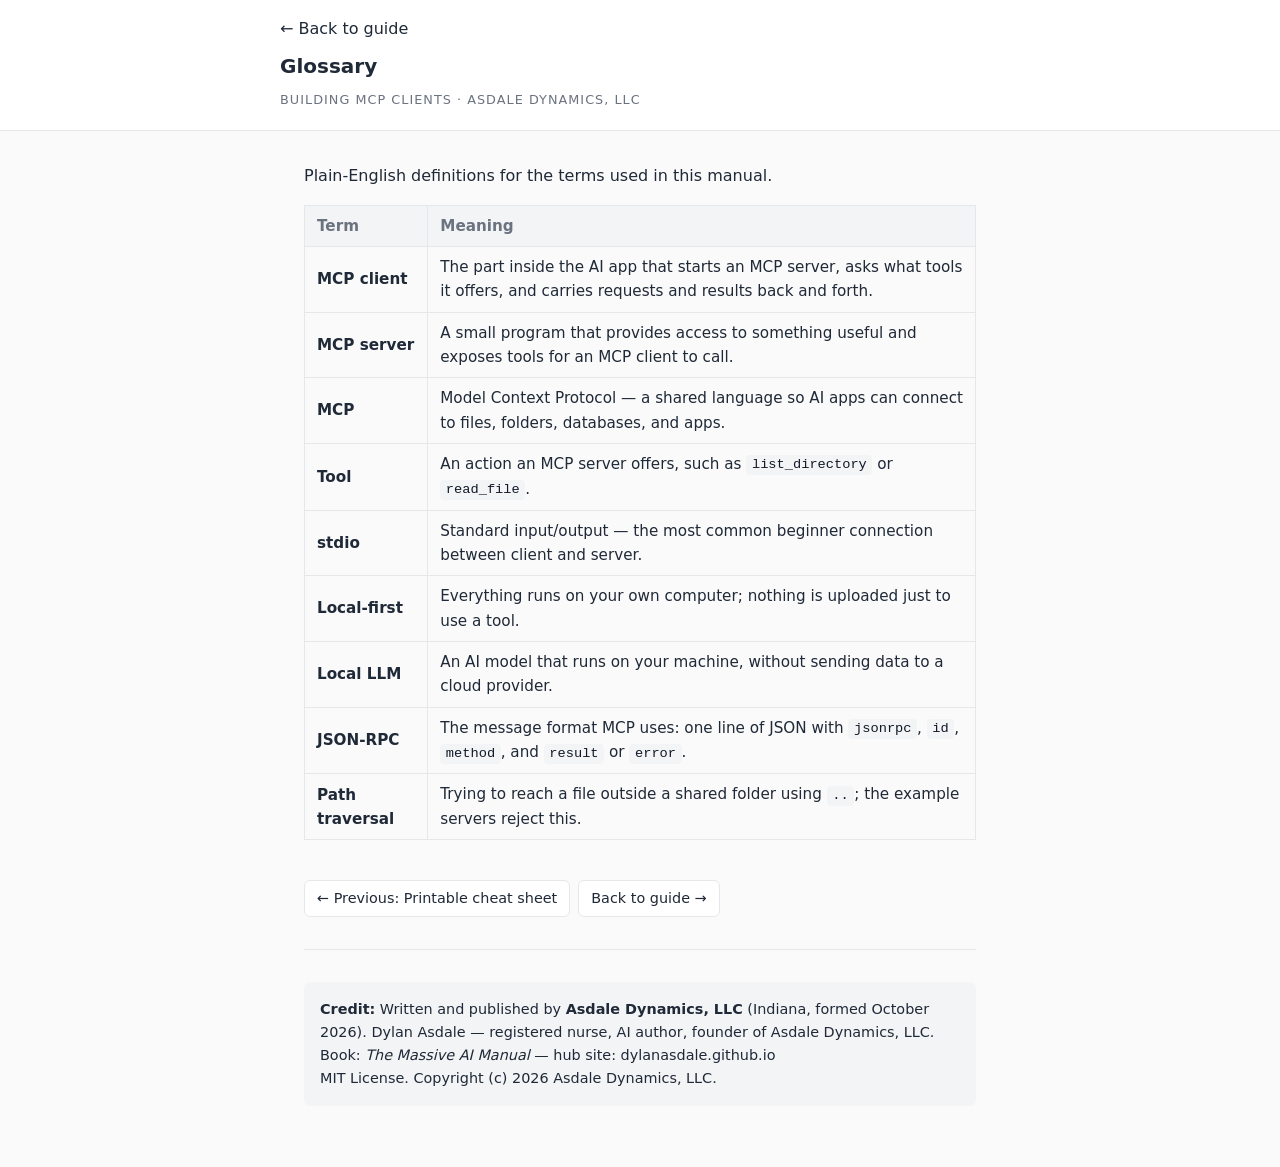
<file: site/glossary.html>
<!DOCTYPE html>
<html lang="en">
<head>
<meta charset="utf-8">
<meta name="viewport" content="width=device-width, initial-scale=1">
<title>Glossary — Building MCP Clients</title>
<link rel="stylesheet" href="style.css">
</head>
<body>
<a class="skip-link" href="#start">Skip to main content</a>
<header>
  <div class="inner">
    <a href="index.html" style="text-decoration:none;color:inherit;">&larr; Back to guide</a>
    <h1>Glossary</h1>
    <p class="kicker">Building MCP Clients &middot; Asdale Dynamics, LLC</p>
  </div>
</header>
<main id="start" style="max-width:720px;margin:0 auto;padding:2rem 1.5rem 4rem;">
  <section>
    <p>Plain-English definitions for the terms used in this manual.</p>
    <table>
      <thead><tr><th>Term</th><th>Meaning</th></tr></thead>
      <tbody>
        <tr><td><strong>MCP client</strong></td><td>The part inside the AI app that starts an MCP server, asks what tools it offers, and carries requests and results back and forth.</td></tr>
        <tr><td><strong>MCP server</strong></td><td>A small program that provides access to something useful and exposes tools for an MCP client to call.</td></tr>
        <tr><td><strong>MCP</strong></td><td>Model Context Protocol &mdash; a shared language so AI apps can connect to files, folders, databases, and apps.</td></tr>
        <tr><td><strong>Tool</strong></td><td>An action an MCP server offers, such as <code>list_directory</code> or <code>read_file</code>.</td></tr>
        <tr><td><strong>stdio</strong></td><td>Standard input/output &mdash; the most common beginner connection between client and server.</td></tr>
        <tr><td><strong>Local-first</strong></td><td>Everything runs on your own computer; nothing is uploaded just to use a tool.</td></tr>
        <tr><td><strong>Local LLM</strong></td><td>An AI model that runs on your machine, without sending data to a cloud provider.</td></tr>
        <tr><td><strong>JSON-RPC</strong></td><td>The message format MCP uses: one line of JSON with <code>jsonrpc</code>, <code>id</code>, <code>method</code>, and <code>result</code> or <code>error</code>.</td></tr>
        <tr><td><strong>Path traversal</strong></td><td>Trying to reach a file outside a shared folder using <code>..</code>; the example servers reject this.</td></tr>
      </tbody>
    </table>
  </section>

  <section class="nav">
    <a href="cheat-sheet.html">&larr; Previous: Printable cheat sheet</a>
    <a href="index.html">Back to guide &rarr;</a>
  </section>

  <hr style="border:none;border-top:1px solid var(--line);margin:2rem 0;">

  <div class="credit">
    <strong>Credit:</strong> Written and published by <strong>Asdale Dynamics, LLC</strong> (Indiana, formed October 2026). Dylan Asdale &mdash; registered nurse, AI author, founder of Asdale Dynamics, LLC. Book: <em>The Massive AI Manual</em> &mdash; hub site: dylanasdale.github.io<br>
    MIT License. Copyright (c) 2026 Asdale Dynamics, LLC.
  </div>
</main>
</body>
</html>
</file>
<file: site/style.css>
/* Building MCP Clients — static site styles */
/* Asdale Dynamics, LLC — beginner-friendly AI education */

:root {
  --bg: #fafafa;
  --surface: #ffffff;
  --ink: #1f2937;
  --muted: #6b7280;
  --line: #e5e7eb;
  --accent: #2563eb;
  --accent-hover: #1d4ed8;
  --code-bg: #f3f4f6;
  --code-ink: #111827;
  --warn-bg: #fef3c7;
  --warn-ink: #92400e;
  --ok-bg: #dcfce7;
  --ok-ink: #166534;
}

* {
  box-sizing: border-box;
}

html {
  scroll-behavior: smooth;
}

body {
  margin: 0;
  font-family: ui-sans-serif, system-ui, -apple-system, Segoe UI, Roboto, Helvetica, Arial, sans-serif;
  color: var(--ink);
  background: var(--bg);
  line-height: 1.6;
}

a {
  color: var(--accent);
  text-decoration: underline;
  text-underline-offset: 2px;
}

a:focus-visible,
button:focus-visible {
  outline: 3px solid var(--accent);
  outline-offset: 2px;
}

.skip-link {
  position: absolute;
  left: -9999px;
  top: auto;
  width: 1px;
  height: 1px;
  overflow: hidden;
}

header {
  background: var(--surface);
  border-bottom: 1px solid var(--line);
  padding: 1rem 1.5rem;
  position: sticky;
  top: 0;
  z-index: 10;
}

header .inner {
  max-width: 720px;
  margin: 0 auto;
  display: flex;
  flex-direction: column;
  gap: 0.5rem;
}

header h1 {
  margin: 0;
  font-size: 1.25rem;
  color: var(--ink);
}

header nav a {
  color: var(--muted);
  text-decoration: none;
  margin-right: 1rem;
  font-size: 0.95rem;
}

header nav a:hover {
  color: var(--accent);
}

main {
  max-width: 720px;
  margin: 0 auto;
  padding: 2rem 1.5rem 4rem;
}

section {
  margin-bottom: 2.5rem;
}

h1 {
  font-size: 1.75rem;
  margin: 0 0 0.5rem;
}

h2 {
  font-size: 1.35rem;
  margin: 1.5rem 0 0.75rem;
  color: var(--ink);
}

h3 {
  font-size: 1.1rem;
  margin: 1.25rem 0 0.5rem;
}

p {
  margin: 0 0 1rem;
}

ul, ol {
  margin: 0.5rem 0 1rem 1.25rem;
  padding: 0;
}

li {
  margin-bottom: 0.4rem;
}

table {
  width: 100%;
  border-collapse: collapse;
  margin: 1rem 0;
  font-size: 0.95rem;
}

th, td {
  border: 1px solid var(--line);
  padding: 0.5rem 0.75rem;
  text-align: left;
}

th {
  background: var(--code-bg);
  color: var(--muted);
}

code {
  font-family: ui-monospace, SFMono-Regular, Menlo, Monaco, Consolas, monospace;
  background: var(--code-bg);
  padding: 0.15rem 0.35rem;
  border-radius: 4px;
  font-size: 0.9em;
  color: var(--code-ink);
}

pre {
  background: var(--code-bg);
  border: 1px solid var(--line);
  border-radius: 6px;
  padding: 1rem;
  overflow-x: auto;
  margin: 1rem 0;
}

pre code {
  background: transparent;
  padding: 0;
  font-size: 0.9em;
}

blockquote {
  border-left: 4px solid var(--line);
  margin: 1rem 0;
  padding: 0.75rem 1rem;
  background: var(--surface);
  color: var(--muted);
}

.card {
  background: var(--surface);
  border: 1px solid var(--line);
  border-radius: 8px;
  padding: 1.25rem;
  margin: 1rem 0;
}

footer {
  border-top: 1px solid var(--line);
  padding: 2rem 1.5rem;
  font-size: 0.9rem;
  color: var(--muted);
  background: var(--surface);
}

footer .inner {
  max-width: 720px;
  margin: 0 auto;
}

.kicker {
  font-size: 0.8rem;
  letter-spacing: 0.08em;
  text-transform: uppercase;
  color: var(--muted);
  margin-bottom: 0.25rem;
}

.credit {
  background: var(--code-bg);
  border-radius: 6px;
  padding: 1rem;
  font-size: 0.9rem;
}

.toc {
  background: var(--surface);
  border: 1px solid var(--line);
  border-radius: 8px;
  padding: 1rem 1.25rem;
  margin-bottom: 1.5rem;
}

.toc h2 {
  margin-top: 0;
  font-size: 1.1rem;
}

.toc ul {
  list-style: none;
  margin: 0.5rem 0 0;
  padding: 0;
}

.toc li {
  margin-bottom: 0.35rem;
}

.toc a {
  text-decoration: none;
  color: var(--ink);
}

.toc a:hover {
  color: var(--accent);
  text-decoration: underline;
}

.warn {
  background: var(--warn-bg);
  border: 1px solid #fcd34d;
  border-radius: 6px;
  padding: 1rem;
  color: var(--warn-ink);
  margin: 1rem 0;
}

.ok {
  background: var(--ok-bg);
  border: 1px solid #86efac;
  border-radius: 6px;
  padding: 1rem;
  color: var(--ok-ink);
  margin: 1rem 0;
}

.checklist {
  list-style: none;
  padding: 0;
  margin: 1rem 0;
}

.checklist li {
  display: flex;
  gap: 0.6rem;
  align-items: flex-start;
  margin-bottom: 0.55rem;
}

.checklist input {
  margin-top: 0.15rem;
  width: 1.15rem;
  height: 1.15rem;
  accent-color: var(--accent);
}

.nav {
  display: flex;
  gap: 0.5rem;
  flex-wrap: wrap;
  margin: 1rem 0;
}

.nav a {
  display: inline-block;
  background: var(--surface);
  border: 1px solid var(--line);
  border-radius: 6px;
  padding: 0.35rem 0.75rem;
  text-decoration: none;
  color: var(--ink);
  font-size: 0.9rem;
}

.nav a:hover {
  border-color: var(--accent);
  color: var(--accent);
}

.tag {
  display: inline-block;
  font-size: 0.75rem;
  padding: 0.1rem 0.45rem;
  border-radius: 999px;
  background: var(--code-bg);
  color: var(--muted);
  margin-left: 0.5rem;
}

@media (max-width: 600px) {
  header, main, footer {
    padding-left: 1rem;
    padding-right: 1rem;
  }
  header {
    padding: 0.75rem 1rem;
  }
}
</file>
